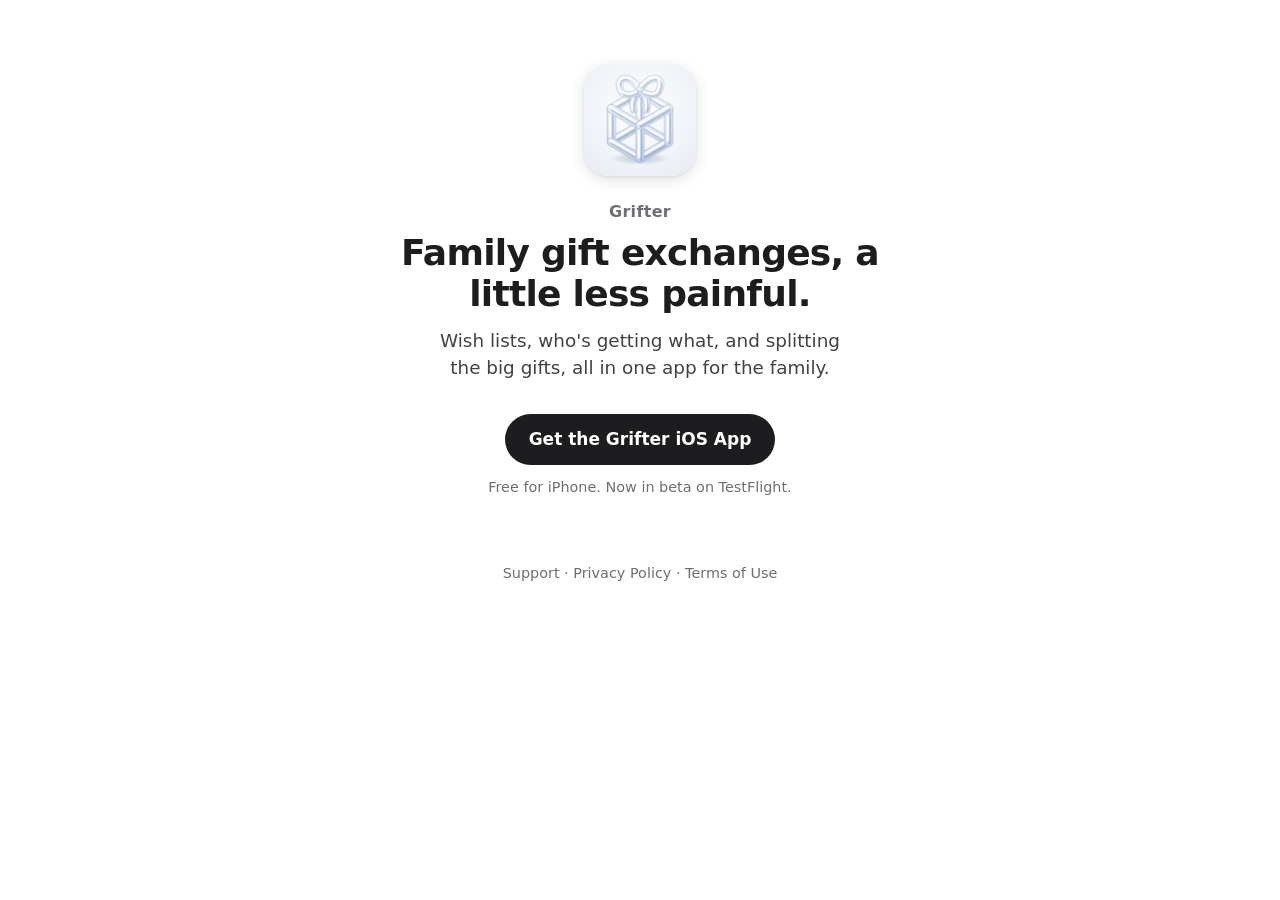
<file: index.html>
<!doctype html>
<html lang="en">
<head>
  <meta charset="utf-8">
  <meta name="viewport" content="width=device-width, initial-scale=1">
  <title>Grifter: family gift exchanges, a little less painful</title>
  <meta name="description" content="Wish lists, who's getting what, and splitting the big gifts, all in one app for the family.">
  <link rel="stylesheet" href="/style.css">
  <link rel="icon" type="image/png" sizes="32x32" href="/favicon.png">
  <link rel="apple-touch-icon" href="/apple-touch-icon.png">
  <style>
    .hero { text-align: center; margin-top: 4rem; }
    /* iOS rounds icons at about 22% of their width. */
    .hero .app-icon { display: block; margin: 0 auto 1.5rem; border-radius: 22.5%; box-shadow: 0 4px 16px rgba(0,0,0,.12), 0 1px 3px rgba(0,0,0,.08); }
    .hero .name { font-size: 1rem; font-weight: 600; letter-spacing: .02em; color: #6e6e73; margin: 0 0 .5rem; }
    .hero h1 { font-size: 2.25rem; line-height: 1.15; letter-spacing: -.02em; margin: 0 0 .75rem; }
    .hero .lede { font-size: 1.15rem; color: #424245; margin: 0 auto 2rem; max-width: 26rem; }
    /* Black on light, white on dark, like the App Store's own buttons. */
    .hero a.get { display: inline-block; background: #1d1d1f; color: #fff; padding: .8rem 1.5rem; border-radius: 999px; text-decoration: none; font-weight: 600; }
    .hero a.get:hover { background: #000; }
    .hero .note { margin: .75rem 0 0; }
    footer { text-align: center; margin-top: 4rem; }
    footer a { color: inherit; text-decoration: none; }
    footer a:hover { text-decoration: underline; }
    @media (prefers-color-scheme: dark) {
      .hero .name { color: #a1a1a6; }
      .hero .lede { color: #d2d2d7; }
      .hero a.get { background: #f5f5f7; color: #1d1d1f; }
      .hero a.get:hover { background: #fff; }
    }
  </style>
</head>
<body>
  <main class="hero">
    <img class="app-icon" src="/app-icon-256.png" alt="Grifter app icon" width="112" height="112">
    <p class="name">Grifter</p>
    <h1>Family gift exchanges, a little less painful.</h1>
    <p class="lede">Wish lists, who's getting what, and splitting the big gifts, all in one app for the family.</p>
    <a class="get" href="/get">Get the Grifter iOS App</a>
    <p class="muted note">Free for iPhone. Now in beta on TestFlight.</p>
  </main>
  <footer class="muted"><a href="/support">Support</a> · <a href="/privacy">Privacy Policy</a> · <a href="/terms">Terms of Use</a></footer>
</body>
</html>
</file>
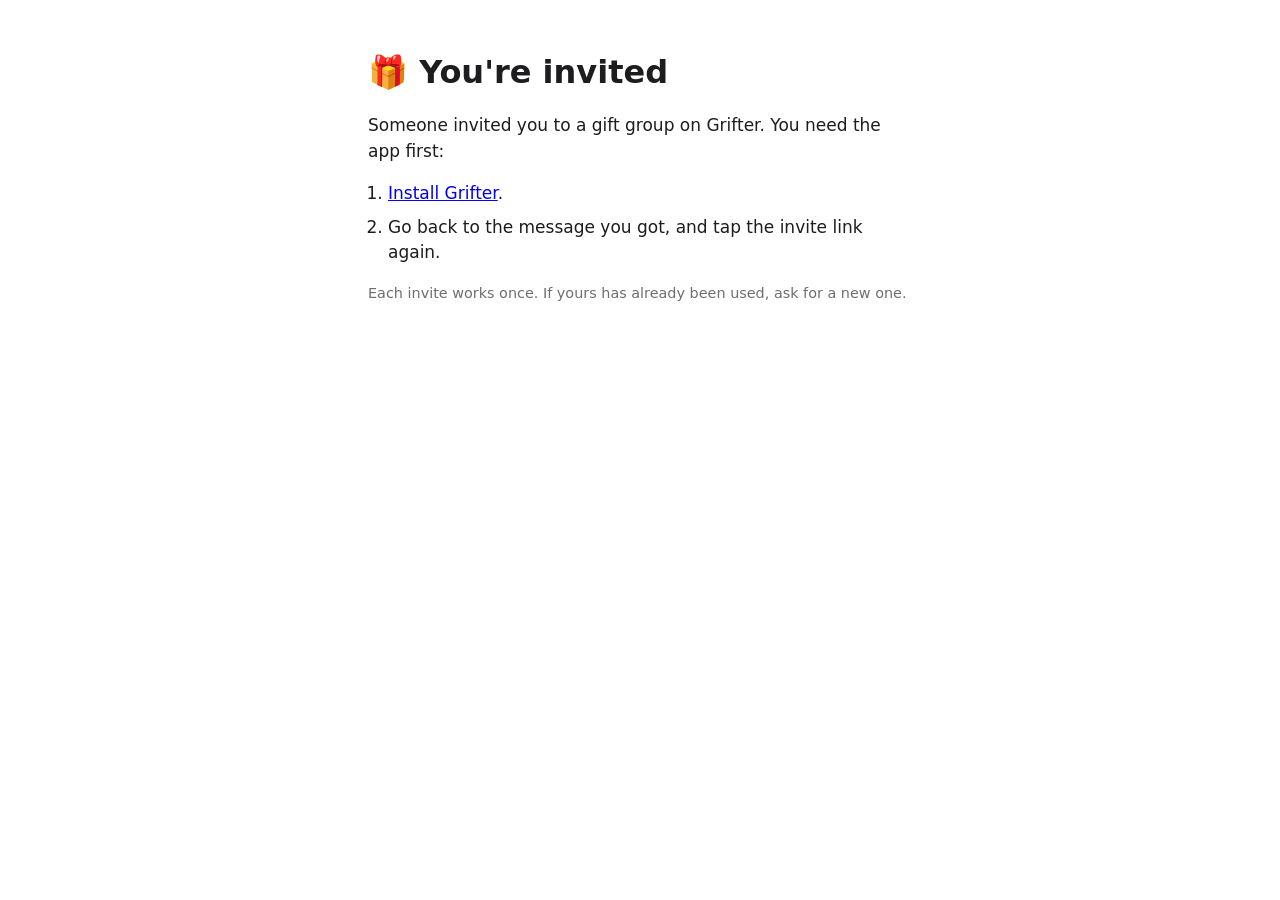
<file: join.html>
<!doctype html>
<html lang="en">
<head>
  <meta charset="utf-8">
  <meta name="viewport" content="width=device-width, initial-scale=1">
  <title>Join a group on Grifter</title>
  <link rel="stylesheet" href="/style.css">
  <link rel="icon" type="image/png" sizes="32x32" href="/favicon.png">
  <link rel="apple-touch-icon" href="/apple-touch-icon.png">
</head>
<body>
  <!-- Seen only when the app isn't installed: with it, this link opens the app. -->
  <h1>🎁 You're invited</h1>
  <p>Someone invited you to a gift group on Grifter. You need the app first:</p>
  <ol>
    <li><a href="/get">Install Grifter</a>.</li>
    <li>Go back to the message you got, and tap the invite link again.</li>
  </ol>
  <p class="muted">Each invite works once. If yours has already been used, ask for a new one.</p>
</body>
</html>
</file>
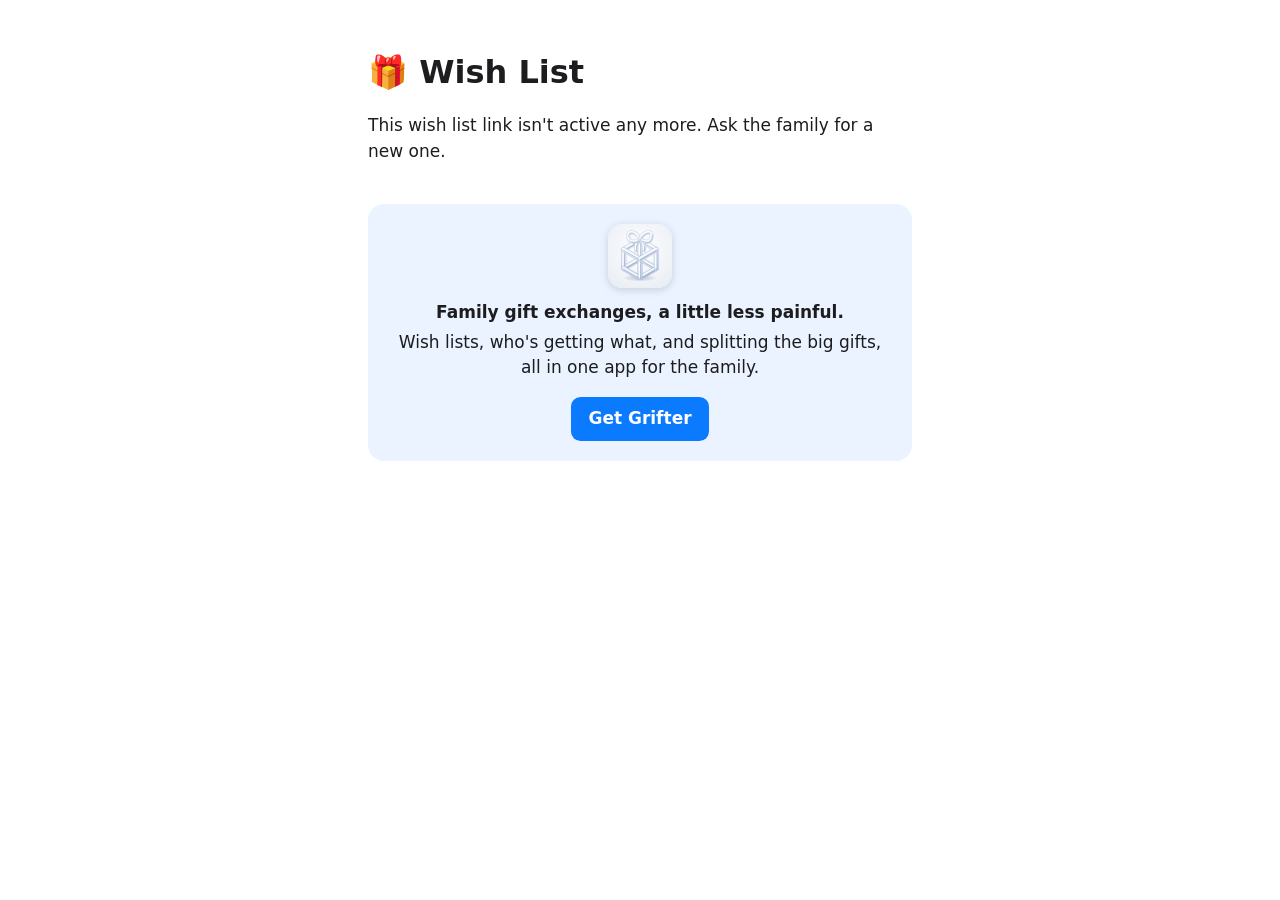
<file: list.html>
<!doctype html>
<html lang="en">
<head>
  <meta charset="utf-8">
  <meta name="viewport" content="width=device-width, initial-scale=1">
  <!-- The link's token is the page's only key: keep it out of search
       engines and out of the Referer header sent to gift shops. -->
  <meta name="robots" content="noindex, nofollow">
  <meta name="referrer" content="no-referrer">
  <title>Wish List</title>
  <link rel="stylesheet" href="/style.css">
  <link rel="icon" type="image/png" sizes="32x32" href="/favicon.png">
  <link rel="apple-touch-icon" href="/apple-touch-icon.png">
  <style>
    .intro { margin-top: 0; }
    .jump { display: flex; flex-wrap: wrap; gap: .5rem; margin: 1rem 0 0; padding: 0; list-style: none; }
    .jump a { display: inline-block; padding: .3rem .8rem; border-radius: 1rem; background: #f2f2f7; color: inherit; text-decoration: none; font-size: .95rem; }
    h2 { font-size: 1.35rem; margin: 2rem 0 .75rem; }
    .item { border: 1px solid #d2d2d7; border-radius: .8rem; padding: .85rem 1rem; margin: .6rem 0; }
    .item .row { display: flex; gap: .85rem; align-items: flex-start; }
    .item .row > .body { flex: 1; min-width: 0; }
    .item img { width: 4.5rem; height: 4.5rem; object-fit: cover; border-radius: .5rem; background: #f2f2f7; flex: none; }
    .item .top { display: flex; justify-content: space-between; gap: 1rem; align-items: baseline; }
    .item .title { font-weight: 600; }
    .item .price { color: #6e6e73; white-space: nowrap; }
    .item .notes { margin: .25rem 0 0; color: #6e6e73; font-size: .95rem; white-space: pre-line; }
    .item .actions { display: flex; justify-content: space-between; align-items: center; gap: 1rem; margin-top: .6rem; min-height: 2.75rem; }
    .item.taken { opacity: .45; }
    .item.taken .status { font-weight: 600; }
    .item.mine .status { color: #248a3d; font-weight: 600; }
    button { font: inherit; cursor: pointer; }
    .claim { background: #0a7aff; color: #fff; border: 0; padding: .55rem 1rem; border-radius: .6rem; font-weight: 600; min-height: 2.75rem; }
    .link-button { background: none; border: 0; padding: .5rem 0; color: #0a7aff; min-height: 2.75rem; }
    .empty { color: #6e6e73; }
    .banner { margin: 2.5rem 0 1rem; padding: 1.25rem; border-radius: 1rem; background: #eaf3ff; text-align: center; }
    .banner p { margin: .25rem 0 1rem; }
    .banner .app-icon { display: block; margin: 0 auto .75rem; border-radius: 14px; box-shadow: 0 2px 8px rgba(0,0,0,.15); }
    dialog { border: 0; border-radius: 1rem; padding: 1.25rem; max-width: 22rem; width: calc(100% - 2.5rem); box-shadow: 0 10px 40px rgba(0,0,0,.25); }
    dialog::backdrop { background: rgba(0,0,0,.35); }
    dialog h3 { margin: 0 0 .75rem; }
    dialog label { display: block; margin-bottom: .35rem; }
    dialog input { font: inherit; width: 100%; box-sizing: border-box; padding: .55rem .7rem; border: 1px solid #c7c7cc; border-radius: .5rem; }
    dialog .buttons { display: flex; justify-content: flex-end; gap: .75rem; margin-top: 1rem; }
    dialog .cancel { background: none; border: 0; color: #0a7aff; padding: .55rem .5rem; }
    .error { color: #c4291c; margin: .6rem 0 0; }
    @media (prefers-color-scheme: dark) {
      .jump a { background: #1c1c1e; }
      .item { border-color: #38383a; }
      .item .price, .item .notes, .empty { color: #a1a1a6; }
      .item.mine .status { color: #30d158; }
      .banner { background: #0d2440; }
      dialog { background: #1c1c1e; color: #f5f5f7; }
      dialog input { background: #000; color: #f5f5f7; border-color: #48484a; }
      .error { color: #ff6961; }
    }
  </style>
</head>
<body>
  <main id="page">
    <p class="muted">Loading…</p>
  </main>

  <!-- Below the lists, so it never sits between a visitor and the gifts.
       About the visitor's own planning, never about the kids. -->
  <aside class="banner" id="banner" hidden>
    <img class="app-icon" src="/app-icon.png" alt="" width="64" height="64">
    <strong>Family gift exchanges, a little less painful.</strong>
    <p>Wish lists, who's getting what, and splitting the big gifts, all in one app for the family.</p>
    <a class="button" href="/get">Get Grifter</a>
  </aside>

  <dialog id="claim-dialog">
    <form method="dialog" id="claim-form">
      <h3 id="claim-title">I'll get this</h3>
      <label for="claim-name" id="claim-label">Your name</label>
      <input id="claim-name" name="name" maxlength="40" autocomplete="name" required>
      <p class="error" id="claim-error" role="alert" hidden></p>
      <div class="buttons">
        <button type="button" class="cancel" id="claim-cancel">Cancel</button>
        <button type="submit" class="claim" id="claim-submit">I'll get it</button>
      </div>
    </form>
  </dialog>

  <script>
  (() => {
    // The page runs against the cloud project; served from this Mac
    // (python3 -m http.server in site/), it uses local Supabase instead.
    const local = ['localhost', '127.0.0.1'].includes(location.hostname);
    const API = local ? 'http://127.0.0.1:54321' : 'https://yuqnplikaepvruwlvdcv.supabase.co';
    // Publishable keys are public by design; RLS and the functions guard the data.
    const KEY = local ? 'sb_publishable_ACJWlzQHlZjBrEguHvfOxg_3BJgxAaH'
                      : 'sb_publishable_YdZohc8ddgnsXEt1msJl0Q_lilvIReD';
    const DEAD = "This wish list link isn't active any more. Ask the family for a new one.";

    // The token is in the fragment (#k=…), which browsers never send to
    // the server, so it stays out of GitHub's logs.
    const token = new URLSearchParams(location.hash.slice(1)).get('k');
    const page = document.getElementById('page');
    const dialog = document.getElementById('claim-dialog');
    const nameInput = document.getElementById('claim-name');
    const claimError = document.getElementById('claim-error');
    const submit = document.getElementById('claim-submit');

    // This browser's claims (item id → undo secret) and name, per link.
    const storageKey = 'grifter-list:' + token;
    const load = () => { try { return JSON.parse(localStorage.getItem(storageKey)) || {}; } catch { return {}; } };
    const save = (s) => { try { localStorage.setItem(storageKey, JSON.stringify(s)); } catch {} };
    let stored = load();
    stored.undo = stored.undo || {};

    let kidNames = 'the family';
    let claiming = null;

    async function rpc(name, args) {
      const res = await fetch(`${API}/rest/v1/rpc/${name}`, {
        method: 'POST',
        headers: { 'apikey': KEY, 'Content-Type': 'application/json' },
        body: JSON.stringify(args),
        referrerPolicy: 'no-referrer',
      });
      const body = await res.json().catch(() => null);
      if (!res.ok) throw new Error((body && body.message) || 'Something went wrong. Try again.');
      return body;
    }

    function el(tag, props = {}, ...children) {
      const node = Object.assign(document.createElement(tag), props);
      for (const child of children) if (child != null) node.append(child);
      return node;
    }

    function dollars(n) {
      const whole = Math.round(n) === Number(n);
      return '~' + Number(n).toLocaleString('en-US', { style: 'currency', currency: 'USD',
        minimumFractionDigits: whole ? 0 : 2, maximumFractionDigits: whole ? 0 : 2 });
    }

    function safeLink(url) {
      try { const u = new URL(url); return /^https?:$/.test(u.protocol) ? u.href : null; } catch { return null; }
    }

    // A turned-off link and a wrong one read the same, so tokens can't be probed.
    function showDead() {
      document.title = 'Wish List';
      page.replaceChildren(el('h1', { textContent: '🎁 Wish List' }), el('p', { textContent: DEAD }));
      document.getElementById('banner').hidden = false;
    }

    function itemCard(item, kidName) {
      const card = el('div', { className: 'item ' + item.status });
      const body = el('div', { className: 'body' });
      const top = el('div', { className: 'top' }, el('span', { className: 'title', textContent: item.title }));
      if (item.price != null) top.append(el('span', { className: 'price', textContent: dollars(item.price) }));
      body.append(top);
      if (item.notes) body.append(el('p', { className: 'notes', textContent: item.notes }));
      const row = el('div', { className: 'row' });
      // Photos live in a public bucket under random names; only that shape is used.
      if (item.image && /^[0-9a-f-]{36}\.jpg$/.test(item.image)) {
        row.append(el('img', { src: `${API}/storage/v1/object/public/wishlist-images/${item.image}`,
                               alt: '', loading: 'lazy', referrerPolicy: 'no-referrer' }));
      }
      row.append(body);
      card.append(row);

      const actions = el('div', { className: 'actions' });
      const link = item.url && safeLink(item.url);
      const left = link
        ? el('a', { href: link, target: '_blank', rel: 'noopener noreferrer', textContent: 'View ↗' })
        : el('span');
      if (item.status === 'taken') {
        actions.append(el('span', { className: 'status', textContent: 'Taken' }), left);
      } else if (item.status === 'mine') {
        const status = el('span', { className: 'status', textContent: "✓ You're getting this" });
        const undo = el('button', { className: 'link-button', textContent: 'Undo' });
        undo.setAttribute('aria-label', `Undo: you're no longer getting ${item.title}`);
        undo.addEventListener('click', () => unclaim(item, undo));
        actions.append(el('span', {}, status, ' · ', undo), left);
      } else {
        const claim = el('button', { className: 'claim', textContent: "I'll get this" });
        claim.setAttribute('aria-label', `I'll get ${item.title}`);
        claim.addEventListener('click', () => openClaim(item, kidName));
        actions.append(left, claim);
      }
      card.append(actions);
      return card;
    }

    function render(data) {
      kidNames = data.title.replace(/'s Wish Lists?$/, '');
      document.title = data.title;
      const parts = [
        el('h1', { textContent: '🎁 ' + data.title }),
        el('p', { className: 'intro', textContent: 'Tap “I’ll get this” so nobody buys the same thing.' }),
      ];
      const kids = data.kids || [];
      if (kids.length > 1) {
        parts.push(el('ul', { className: 'jump' },
          ...kids.map((kid, i) => el('li', {}, el('a', { href: '#', textContent: kid.name,
            onclick: (e) => { e.preventDefault(); document.getElementById('kid-' + i).scrollIntoView({ behavior: 'smooth' }); } })))));
      }
      kids.forEach((kid, i) => {
        parts.push(el('h2', { id: 'kid-' + i, textContent: kid.name }));
        // Open and your own first, in list order; taken ones at the bottom.
        const items = [...kid.items].sort((a, b) => (a.status === 'taken') - (b.status === 'taken'));
        if (items.length === 0) parts.push(el('p', { className: 'empty', textContent: `Nothing on ${kid.name}’s list yet.` }));
        for (const item of items) parts.push(itemCard(item, kid.name));
      });
      page.replaceChildren(...parts);
      document.getElementById('banner').hidden = false;
    }

    async function refresh() {
      if (!token) return showDead();
      let data;
      try {
        data = await rpc('public_wishlist', { _token: token, _undo: Object.values(stored.undo) });
      } catch (e) {
        page.replaceChildren(el('p', { textContent: "Couldn't load the list. Check your connection and reload the page." }));
        return;
      }
      if (!data) return showDead();
      // Forget claims that are gone (e.g. a parent removed one).
      const mine = new Set(data.kids.flatMap(k => k.items).filter(i => i.status === 'mine').map(i => i.id));
      for (const id of Object.keys(stored.undo)) if (!mine.has(id)) delete stored.undo[id];
      save(stored);
      render(data);
    }

    function friendly(message, kidName) {
      if (message === 'This link was turned off.') return `This link was turned off. Ask ${kidName}’s parents for a new one.`;
      return message;
    }

    function openClaim(item, kidName) {
      claiming = { item, kidName };
      document.getElementById('claim-title').textContent = `I'll get “${item.title}”`;
      document.getElementById('claim-label').textContent = `Your name (so ${kidName}’s parents know who to thank)`;
      nameInput.value = stored.name || '';
      claimError.hidden = true;
      submit.disabled = false;
      dialog.showModal();
      nameInput.focus();
    }

    document.getElementById('claim-cancel').addEventListener('click', () => dialog.close());

    document.getElementById('claim-form').addEventListener('submit', async (e) => {
      e.preventDefault();
      const name = nameInput.value.trim();
      if (!name || !claiming) return;
      submit.disabled = true;
      claimError.hidden = true;
      try {
        const secret = await rpc('web_claim', { _token: token, _item: claiming.item.id, _name: name });
        stored.name = name;
        stored.undo[claiming.item.id] = secret;
        save(stored);
        dialog.close();
        await refresh();
      } catch (err) {
        claimError.textContent = friendly(err.message, claiming.kidName);
        claimError.hidden = false;
        submit.disabled = false;
        // Someone else got there first: show it as taken behind the dialog.
        refresh();
      }
    });

    async function unclaim(item, button) {
      button.disabled = true;
      try {
        await rpc('web_unclaim', { _token: token, _undo: stored.undo[item.id] });
        delete stored.undo[item.id];
        save(stored);
      } catch (err) {
        // A failed request keeps the secret, so Undo can be tried again.
        alert(friendly(err.message, kidNames));
        button.disabled = false;
      }
      await refresh();
    }

    window.addEventListener('hashchange', () => location.reload());
    refresh();
  })();
  </script>
</body>
</html>
</file>
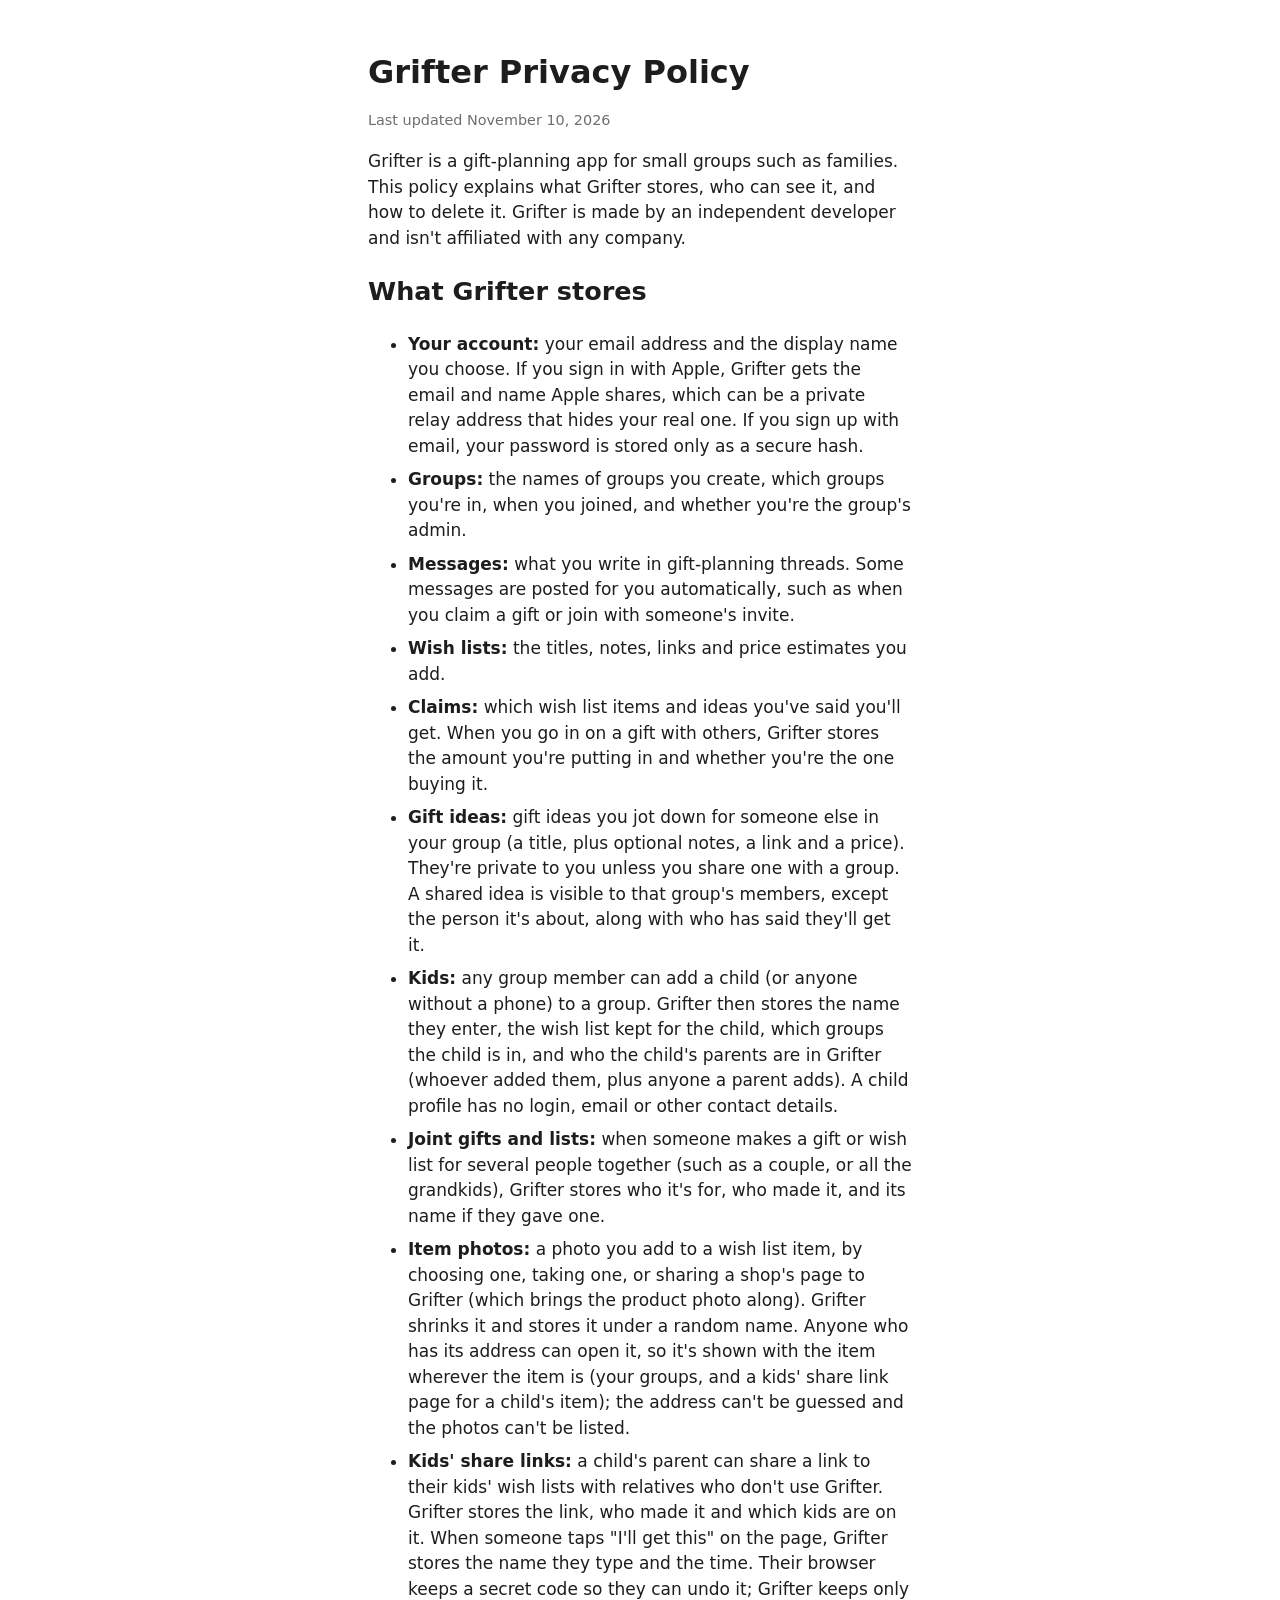
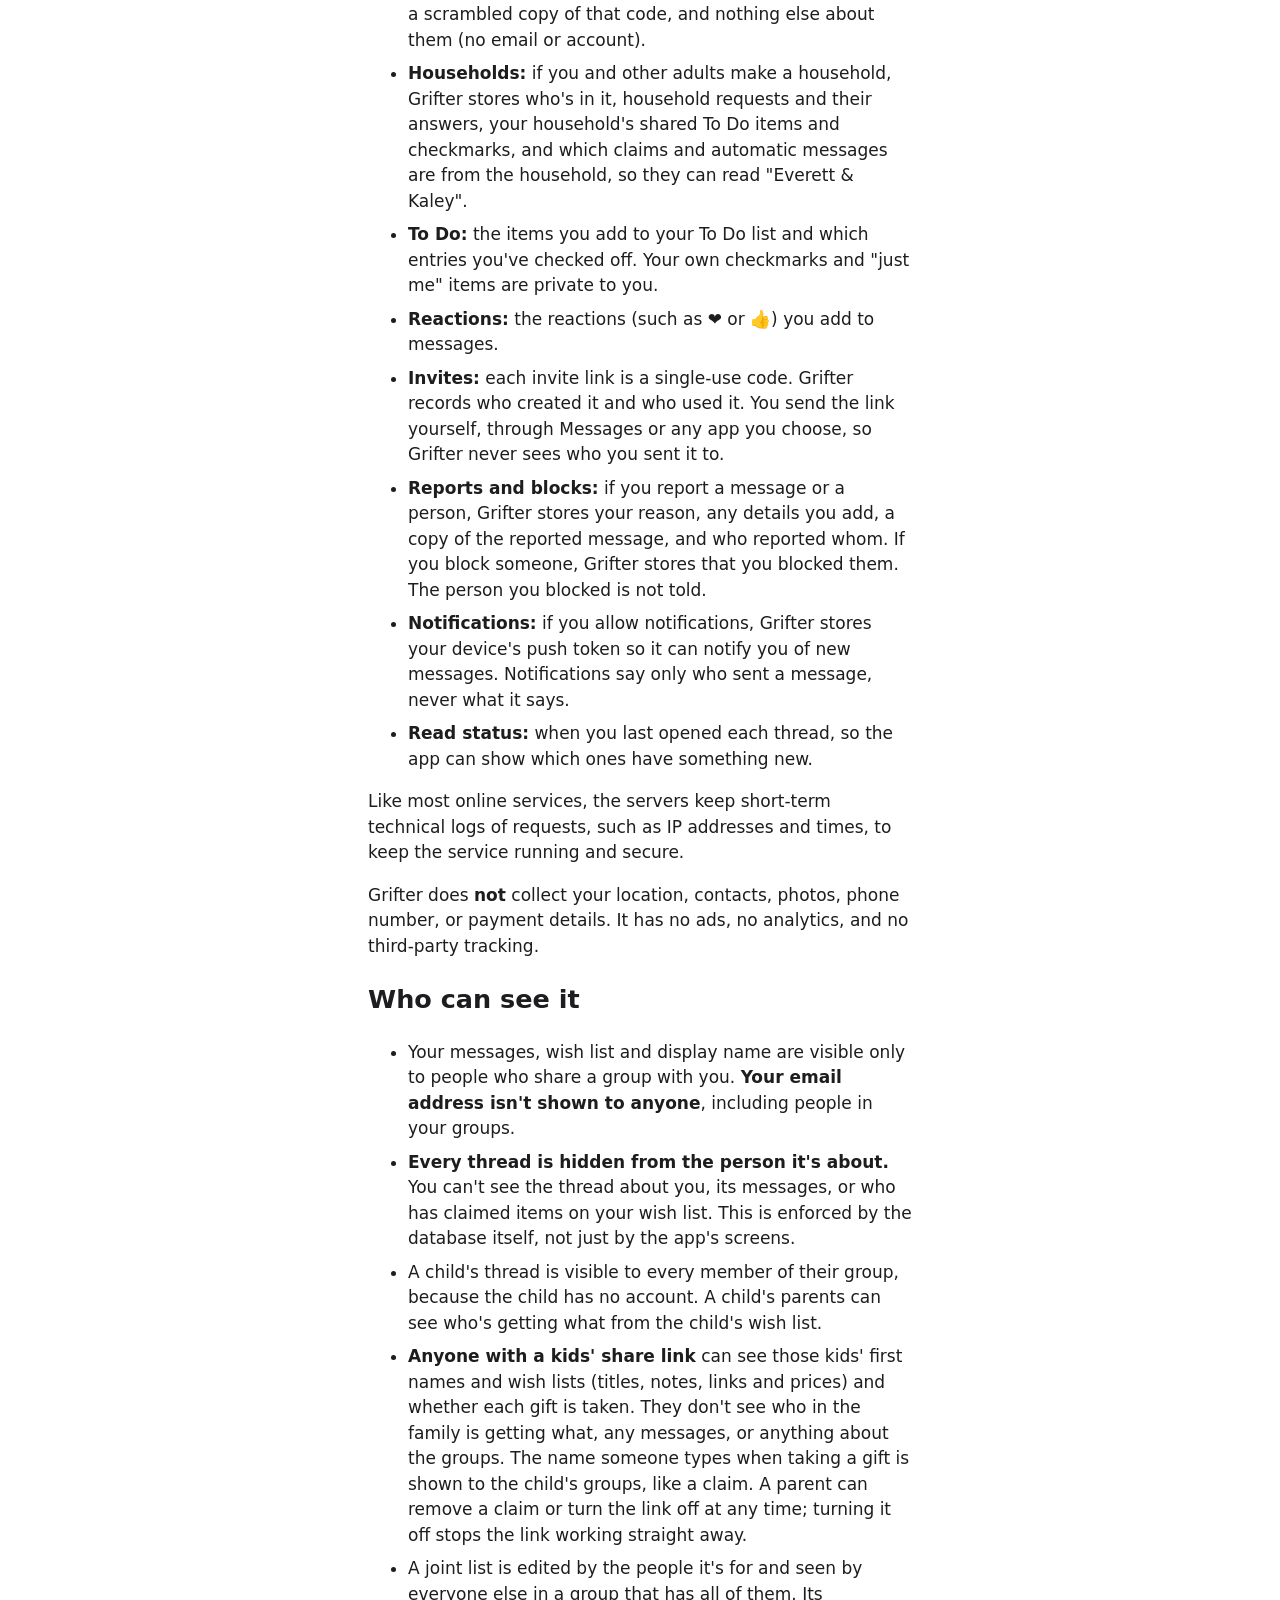
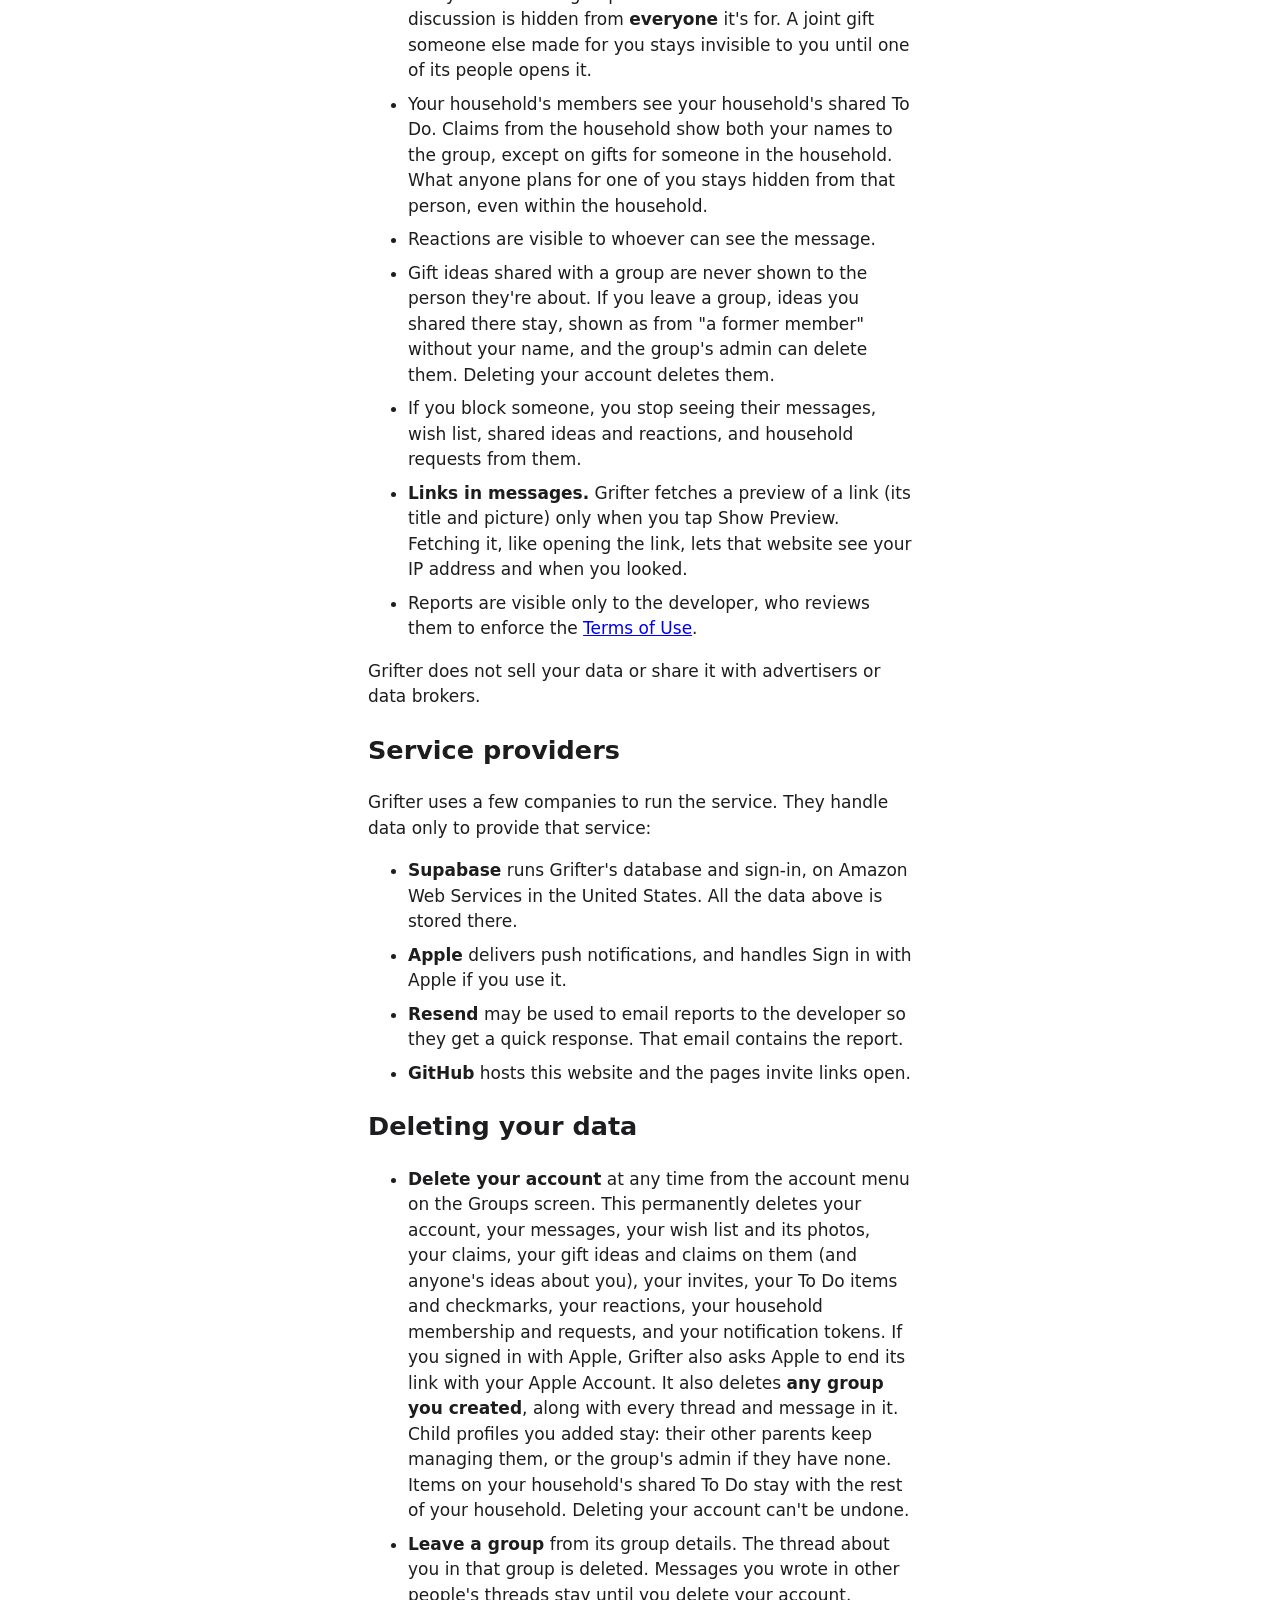
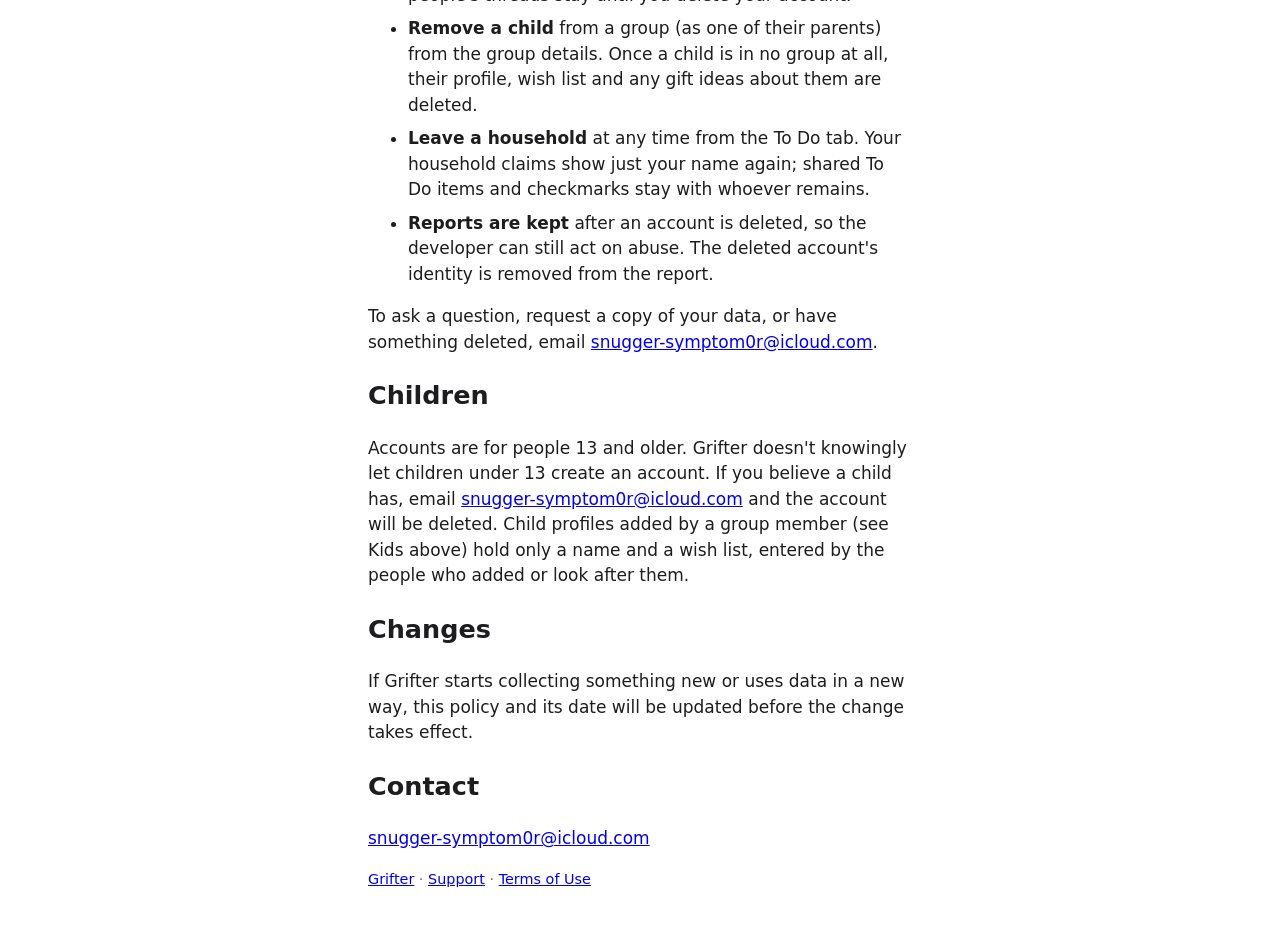
<file: privacy.html>
<!doctype html>
<html lang="en">
<head>
  <meta charset="utf-8">
  <meta name="viewport" content="width=device-width, initial-scale=1">
  <title>Grifter Privacy Policy</title>
  <link rel="stylesheet" href="/style.css">
  <link rel="icon" type="image/png" sizes="32x32" href="/favicon.png">
  <link rel="apple-touch-icon" href="/apple-touch-icon.png">
</head>
<body>
  <!-- The source is PRIVACY.md in the app repo; keep the two in sync. -->
  <h1>Grifter Privacy Policy</h1>
  <p class="muted">Last updated November 10, 2026</p>
  <p>Grifter is a gift-planning app for small groups such as families. This policy explains what Grifter stores, who can see it, and how to delete it. Grifter is made by an independent developer and isn't affiliated with any company.</p>

  <h2>What Grifter stores</h2>
  <ul>
    <li><strong>Your account:</strong> your email address and the display name you choose. If you sign in with Apple, Grifter gets the email and name Apple shares, which can be a private relay address that hides your real one. If you sign up with email, your password is stored only as a secure hash.</li>
    <li><strong>Groups:</strong> the names of groups you create, which groups you're in, when you joined, and whether you're the group's admin.</li>
    <li><strong>Messages:</strong> what you write in gift-planning threads. Some messages are posted for you automatically, such as when you claim a gift or join with someone's invite.</li>
    <li><strong>Wish lists:</strong> the titles, notes, links and price estimates you add.</li>
    <li><strong>Claims:</strong> which wish list items and ideas you've said you'll get. When you go in on a gift with others, Grifter stores the amount you're putting in and whether you're the one buying it.</li>
    <li><strong>Gift ideas:</strong> gift ideas you jot down for someone else in your group (a title, plus optional notes, a link and a price). They're private to you unless you share one with a group. A shared idea is visible to that group's members, except the person it's about, along with who has said they'll get it.</li>
    <li><strong>Kids:</strong> any group member can add a child (or anyone without a phone) to a group. Grifter then stores the name they enter, the wish list kept for the child, which groups the child is in, and who the child's parents are in Grifter (whoever added them, plus anyone a parent adds). A child profile has no login, email or other contact details.</li>
    <li><strong>Joint gifts and lists:</strong> when someone makes a gift or wish list for several people together (such as a couple, or all the grandkids), Grifter stores who it's for, who made it, and its name if they gave one.</li>
    <li><strong>Item photos:</strong> a photo you add to a wish list item, by choosing one, taking one, or sharing a shop's page to Grifter (which brings the product photo along). Grifter shrinks it and stores it under a random name. Anyone who has its address can open it, so it's shown with the item wherever the item is (your groups, and a kids' share link page for a child's item); the address can't be guessed and the photos can't be listed.</li>
    <li><strong>Kids' share links:</strong> a child's parent can share a link to their kids' wish lists with relatives who don't use Grifter. Grifter stores the link, who made it and which kids are on it. When someone taps "I'll get this" on the page, Grifter stores the name they type and the time. Their browser keeps a secret code so they can undo it; Grifter keeps only a scrambled copy of that code, and nothing else about them (no email or account).</li>
    <li><strong>Households:</strong> if you and other adults make a household, Grifter stores who's in it, household requests and their answers, your household's shared To Do items and checkmarks, and which claims and automatic messages are from the household, so they can read &quot;Everett &amp; Kaley&quot;.</li>
    <li><strong>To Do:</strong> the items you add to your To Do list and which entries you've checked off. Your own checkmarks and &quot;just me&quot; items are private to you.</li>
    <li><strong>Reactions:</strong> the reactions (such as ❤️ or 👍) you add to messages.</li>
    <li><strong>Invites:</strong> each invite link is a single-use code. Grifter records who created it and who used it. You send the link yourself, through Messages or any app you choose, so Grifter never sees who you sent it to.</li>
    <li><strong>Reports and blocks:</strong> if you report a message or a person, Grifter stores your reason, any details you add, a copy of the reported message, and who reported whom. If you block someone, Grifter stores that you blocked them. The person you blocked is not told.</li>
    <li><strong>Notifications:</strong> if you allow notifications, Grifter stores your device's push token so it can notify you of new messages. Notifications say only who sent a message, never what it says.</li>
    <li><strong>Read status:</strong> when you last opened each thread, so the app can show which ones have something new.</li>
  </ul>
  <p>Like most online services, the servers keep short-term technical logs of requests, such as IP addresses and times, to keep the service running and secure.</p>
  <p>Grifter does <strong>not</strong> collect your location, contacts, photos, phone number, or payment details. It has no ads, no analytics, and no third-party tracking.</p>

  <h2>Who can see it</h2>
  <ul>
    <li>Your messages, wish list and display name are visible only to people who share a group with you. <strong>Your email address isn't shown to anyone</strong>, including people in your groups.</li>
    <li><strong>Every thread is hidden from the person it's about.</strong> You can't see the thread about you, its messages, or who has claimed items on your wish list. This is enforced by the database itself, not just by the app's screens.</li>
    <li>A child's thread is visible to every member of their group, because the child has no account. A child's parents can see who's getting what from the child's wish list.</li>
    <li><strong>Anyone with a kids' share link</strong> can see those kids' first names and wish lists (titles, notes, links and prices) and whether each gift is taken. They don't see who in the family is getting what, any messages, or anything about the groups. The name someone types when taking a gift is shown to the child's groups, like a claim. A parent can remove a claim or turn the link off at any time; turning it off stops the link working straight away.</li>
    <li>A joint list is edited by the people it's for and seen by everyone else in a group that has all of them. Its discussion is hidden from <strong>everyone</strong> it's for. A joint gift someone else made for you stays invisible to you until one of its people opens it.</li>
    <li>Your household's members see your household's shared To Do. Claims from the household show both your names to the group, except on gifts for someone in the household. What anyone plans for one of you stays hidden from that person, even within the household.</li>
    <li>Reactions are visible to whoever can see the message.</li>
    <li>Gift ideas shared with a group are never shown to the person they're about. If you leave a group, ideas you shared there stay, shown as from &quot;a former member&quot; without your name, and the group's admin can delete them. Deleting your account deletes them.</li>
    <li>If you block someone, you stop seeing their messages, wish list, shared ideas and reactions, and household requests from them.</li>
    <li><strong>Links in messages.</strong> Grifter fetches a preview of a link (its title and picture) only when you tap Show Preview. Fetching it, like opening the link, lets that website see your IP address and when you looked.</li>
    <li>Reports are visible only to the developer, who reviews them to enforce the <a href="/terms">Terms of Use</a>.</li>
  </ul>
  <p>Grifter does not sell your data or share it with advertisers or data brokers.</p>

  <h2>Service providers</h2>
  <p>Grifter uses a few companies to run the service. They handle data only to provide that service:</p>
  <ul>
    <li><strong>Supabase</strong> runs Grifter's database and sign-in, on Amazon Web Services in the United States. All the data above is stored there.</li>
    <li><strong>Apple</strong> delivers push notifications, and handles Sign in with Apple if you use it.</li>
    <li><strong>Resend</strong> may be used to email reports to the developer so they get a quick response. That email contains the report.</li>
    <li><strong>GitHub</strong> hosts this website and the pages invite links open.</li>
  </ul>

  <h2>Deleting your data</h2>
  <ul>
    <li><strong>Delete your account</strong> at any time from the account menu on the Groups screen. This permanently deletes your account, your messages, your wish list and its photos, your claims, your gift ideas and claims on them (and anyone's ideas about you), your invites, your To Do items and checkmarks, your reactions, your household membership and requests, and your notification tokens. If you signed in with Apple, Grifter also asks Apple to end its link with your Apple Account. It also deletes <strong>any group you created</strong>, along with every thread and message in it. Child profiles you added stay: their other parents keep managing them, or the group's admin if they have none. Items on your household's shared To Do stay with the rest of your household. Deleting your account can't be undone.</li>
    <li><strong>Leave a group</strong> from its group details. The thread about you in that group is deleted. Messages you wrote in other people's threads stay until you delete your account.</li>
    <li><strong>Remove a child</strong> from a group (as one of their parents) from the group details. Once a child is in no group at all, their profile, wish list and any gift ideas about them are deleted.</li>
    <li><strong>Leave a household</strong> at any time from the To Do tab. Your household claims show just your name again; shared To Do items and checkmarks stay with whoever remains.</li>
    <li><strong>Reports are kept</strong> after an account is deleted, so the developer can still act on abuse. The deleted account's identity is removed from the report.</li>
  </ul>
  <p>To ask a question, request a copy of your data, or have something deleted, email <a href="mailto:snugger-symptom0r@icloud.com">snugger-symptom0r@icloud.com</a>.</p>

  <h2>Children</h2>
  <p>Accounts are for people 13 and older. Grifter doesn't knowingly let children under 13 create an account. If you believe a child has, email <a href="mailto:snugger-symptom0r@icloud.com">snugger-symptom0r@icloud.com</a> and the account will be deleted. Child profiles added by a group member (see Kids above) hold only a name and a wish list, entered by the people who added or look after them.</p>

  <h2>Changes</h2>
  <p>If Grifter starts collecting something new or uses data in a new way, this policy and its date will be updated before the change takes effect.</p>

  <h2>Contact</h2>
  <p><a href="mailto:snugger-symptom0r@icloud.com">snugger-symptom0r@icloud.com</a></p>

  <p class="muted"><a href="/">Grifter</a> · <a href="/support">Support</a> · <a href="/terms">Terms of Use</a></p>
</body>
</html>
</file>
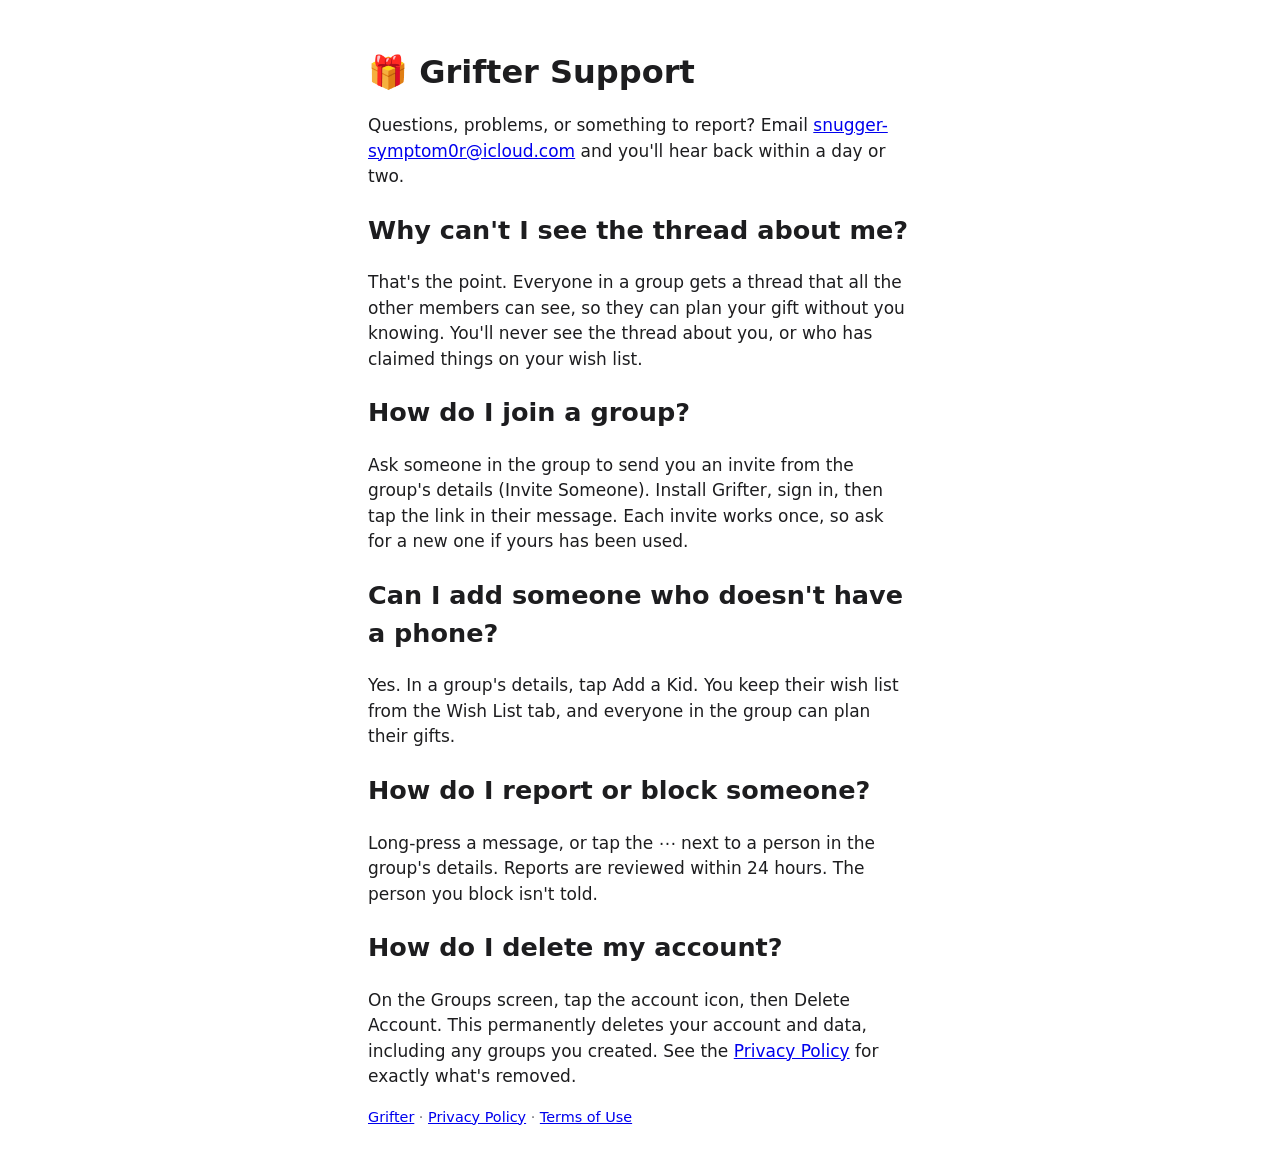
<file: support.html>
<!doctype html>
<html lang="en">
<head>
  <meta charset="utf-8">
  <meta name="viewport" content="width=device-width, initial-scale=1">
  <title>Grifter Support</title>
  <link rel="stylesheet" href="/style.css">
  <link rel="icon" type="image/png" sizes="32x32" href="/favicon.png">
  <link rel="apple-touch-icon" href="/apple-touch-icon.png">
</head>
<body>
  <h1>🎁 Grifter Support</h1>
  <p>Questions, problems, or something to report? Email <a href="mailto:snugger-symptom0r@icloud.com">snugger-symptom0r@icloud.com</a> and you'll hear back within a day or two.</p>

  <h2>Why can't I see the thread about me?</h2>
  <p>That's the point. Everyone in a group gets a thread that all the other members can see, so they can plan your gift without you knowing. You'll never see the thread about you, or who has claimed things on your wish list.</p>

  <h2>How do I join a group?</h2>
  <p>Ask someone in the group to send you an invite from the group's details (Invite Someone). Install Grifter, sign in, then tap the link in their message. Each invite works once, so ask for a new one if yours has been used.</p>

  <h2>Can I add someone who doesn't have a phone?</h2>
  <p>Yes. In a group's details, tap Add a Kid. You keep their wish list from the Wish List tab, and everyone in the group can plan their gifts.</p>

  <h2>How do I report or block someone?</h2>
  <p>Long-press a message, or tap the ⋯ next to a person in the group's details. Reports are reviewed within 24 hours. The person you block isn't told.</p>

  <h2>How do I delete my account?</h2>
  <p>On the Groups screen, tap the account icon, then Delete Account. This permanently deletes your account and data, including any groups you created. See the <a href="/privacy">Privacy Policy</a> for exactly what's removed.</p>

  <p class="muted"><a href="/">Grifter</a> · <a href="/privacy">Privacy Policy</a> · <a href="/terms">Terms of Use</a></p>
</body>
</html>
</file>
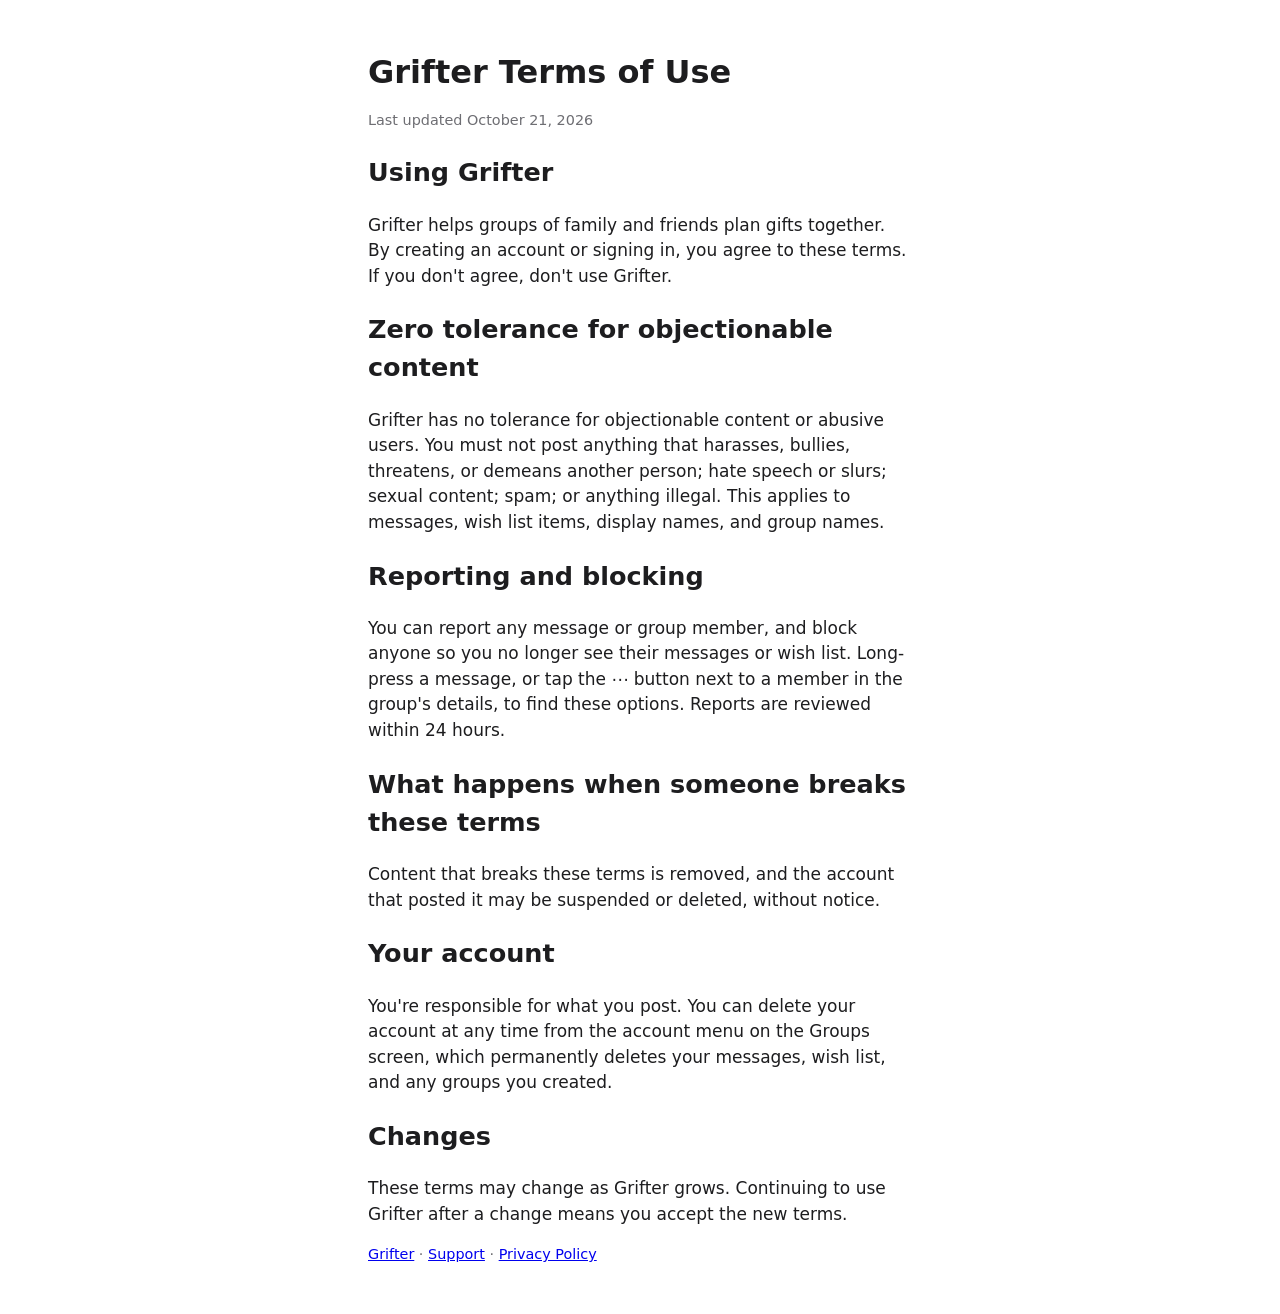
<file: terms.html>
<!doctype html>
<html lang="en">
<head>
  <meta charset="utf-8">
  <meta name="viewport" content="width=device-width, initial-scale=1">
  <title>Grifter Terms of Use</title>
  <link rel="stylesheet" href="/style.css">
  <link rel="icon" type="image/png" sizes="32x32" href="/favicon.png">
  <link rel="apple-touch-icon" href="/apple-touch-icon.png">
</head>
<body>
  <!-- The source is TERMS.md in the app repo (and TermsView.swift in the app); keep them in sync. -->
  <h1>Grifter Terms of Use</h1>
  <p class="muted">Last updated October 21, 2026</p>

  <h2>Using Grifter</h2>
  <p>Grifter helps groups of family and friends plan gifts together. By creating an account or signing in, you agree to these terms. If you don't agree, don't use Grifter.</p>

  <h2>Zero tolerance for objectionable content</h2>
  <p>Grifter has no tolerance for objectionable content or abusive users. You must not post anything that harasses, bullies, threatens, or demeans another person; hate speech or slurs; sexual content; spam; or anything illegal. This applies to messages, wish list items, display names, and group names.</p>

  <h2>Reporting and blocking</h2>
  <p>You can report any message or group member, and block anyone so you no longer see their messages or wish list. Long-press a message, or tap the ⋯ button next to a member in the group's details, to find these options. Reports are reviewed within 24 hours.</p>

  <h2>What happens when someone breaks these terms</h2>
  <p>Content that breaks these terms is removed, and the account that posted it may be suspended or deleted, without notice.</p>

  <h2>Your account</h2>
  <p>You're responsible for what you post. You can delete your account at any time from the account menu on the Groups screen, which permanently deletes your messages, wish list, and any groups you created.</p>

  <h2>Changes</h2>
  <p>These terms may change as Grifter grows. Continuing to use Grifter after a change means you accept the new terms.</p>

  <p class="muted"><a href="/">Grifter</a> · <a href="/support">Support</a> · <a href="/privacy">Privacy Policy</a></p>
</body>
</html>
</file>
<file: style.css>
body { font: 17px/1.5 -apple-system, system-ui, sans-serif; max-width: 34rem; margin: 3rem auto; padding: 0 1.25rem; color: #1d1d1f; }
h1 { font-size: 2rem; margin-bottom: .25rem; }
ol { padding-left: 1.25rem; }
li { margin: .5rem 0; }
a.button { display: inline-block; background: #0a7aff; color: #fff; padding: .6rem 1.1rem; border-radius: .6rem; text-decoration: none; font-weight: 600; }
.muted { color: #6e6e73; font-size: .9rem; }
@media (prefers-color-scheme: dark) { body { background: #000; color: #f5f5f7; } .muted { color: #a1a1a6; } }
</file>
